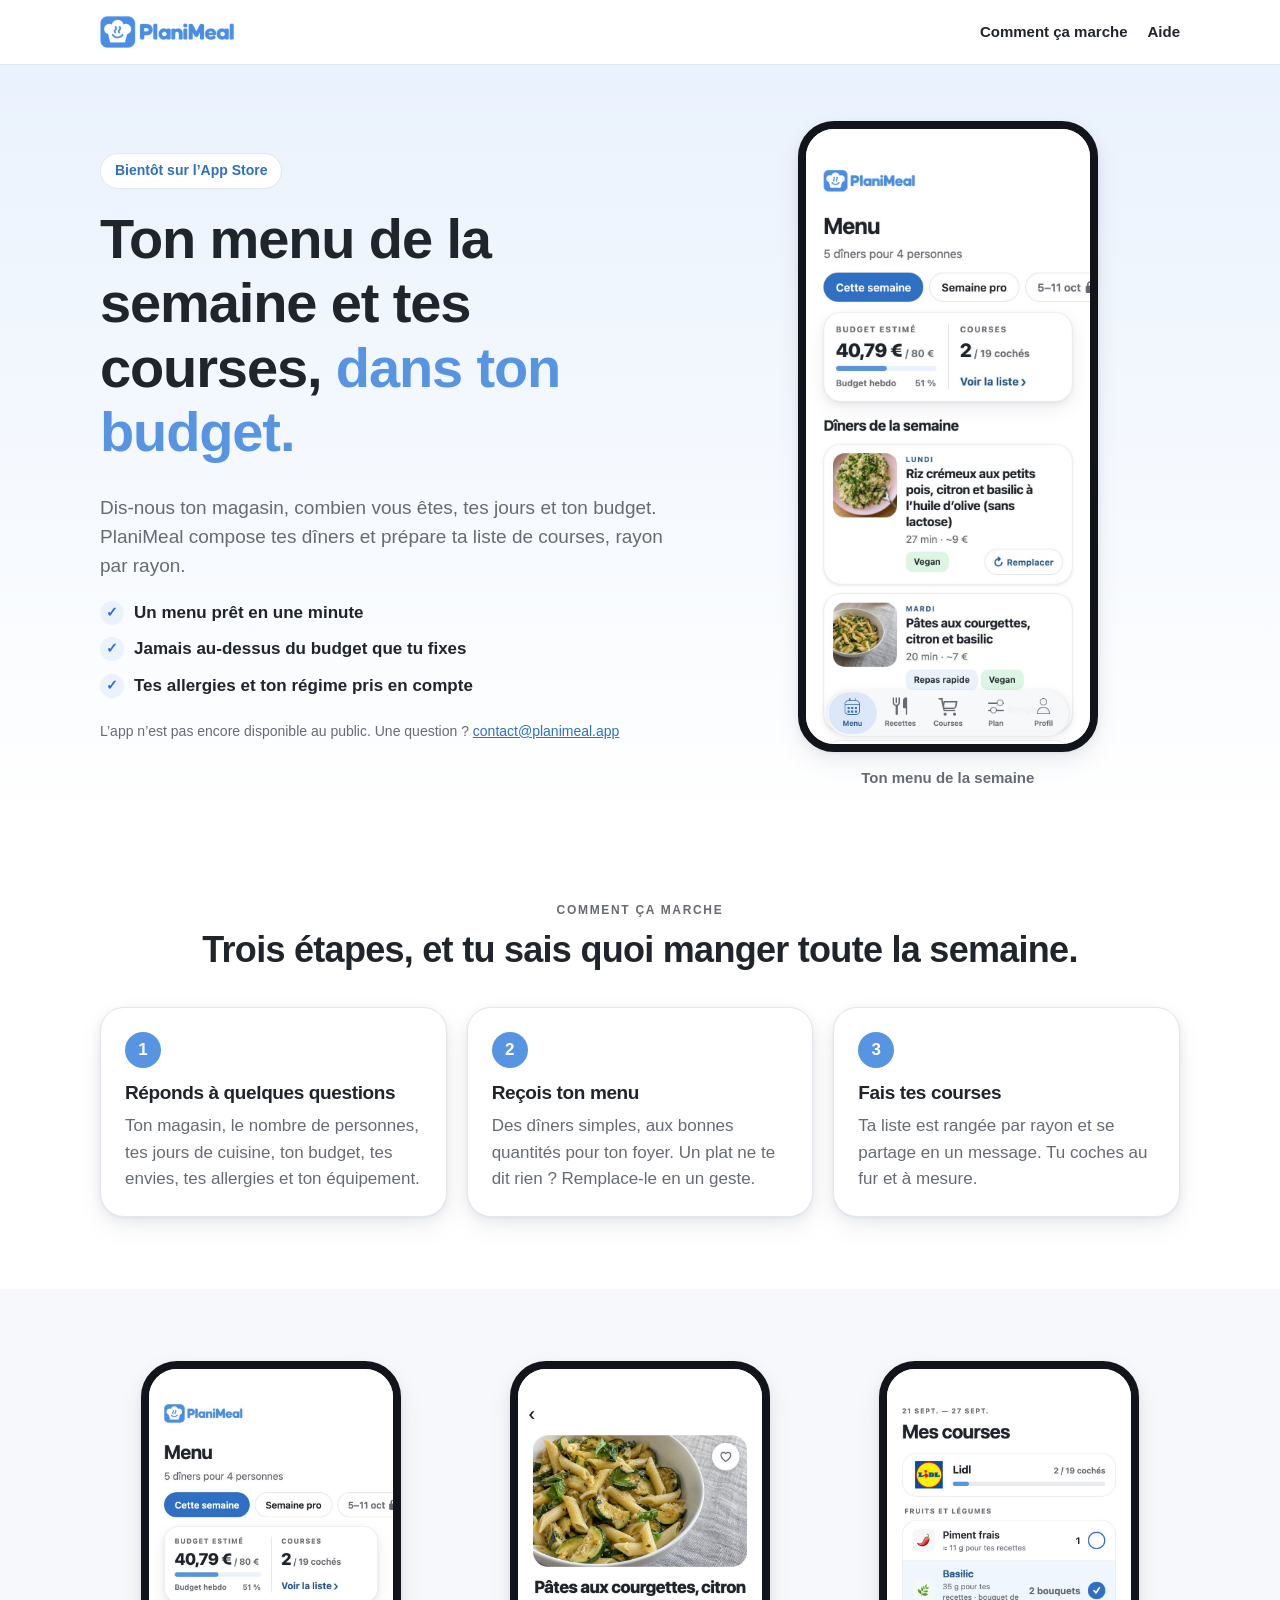
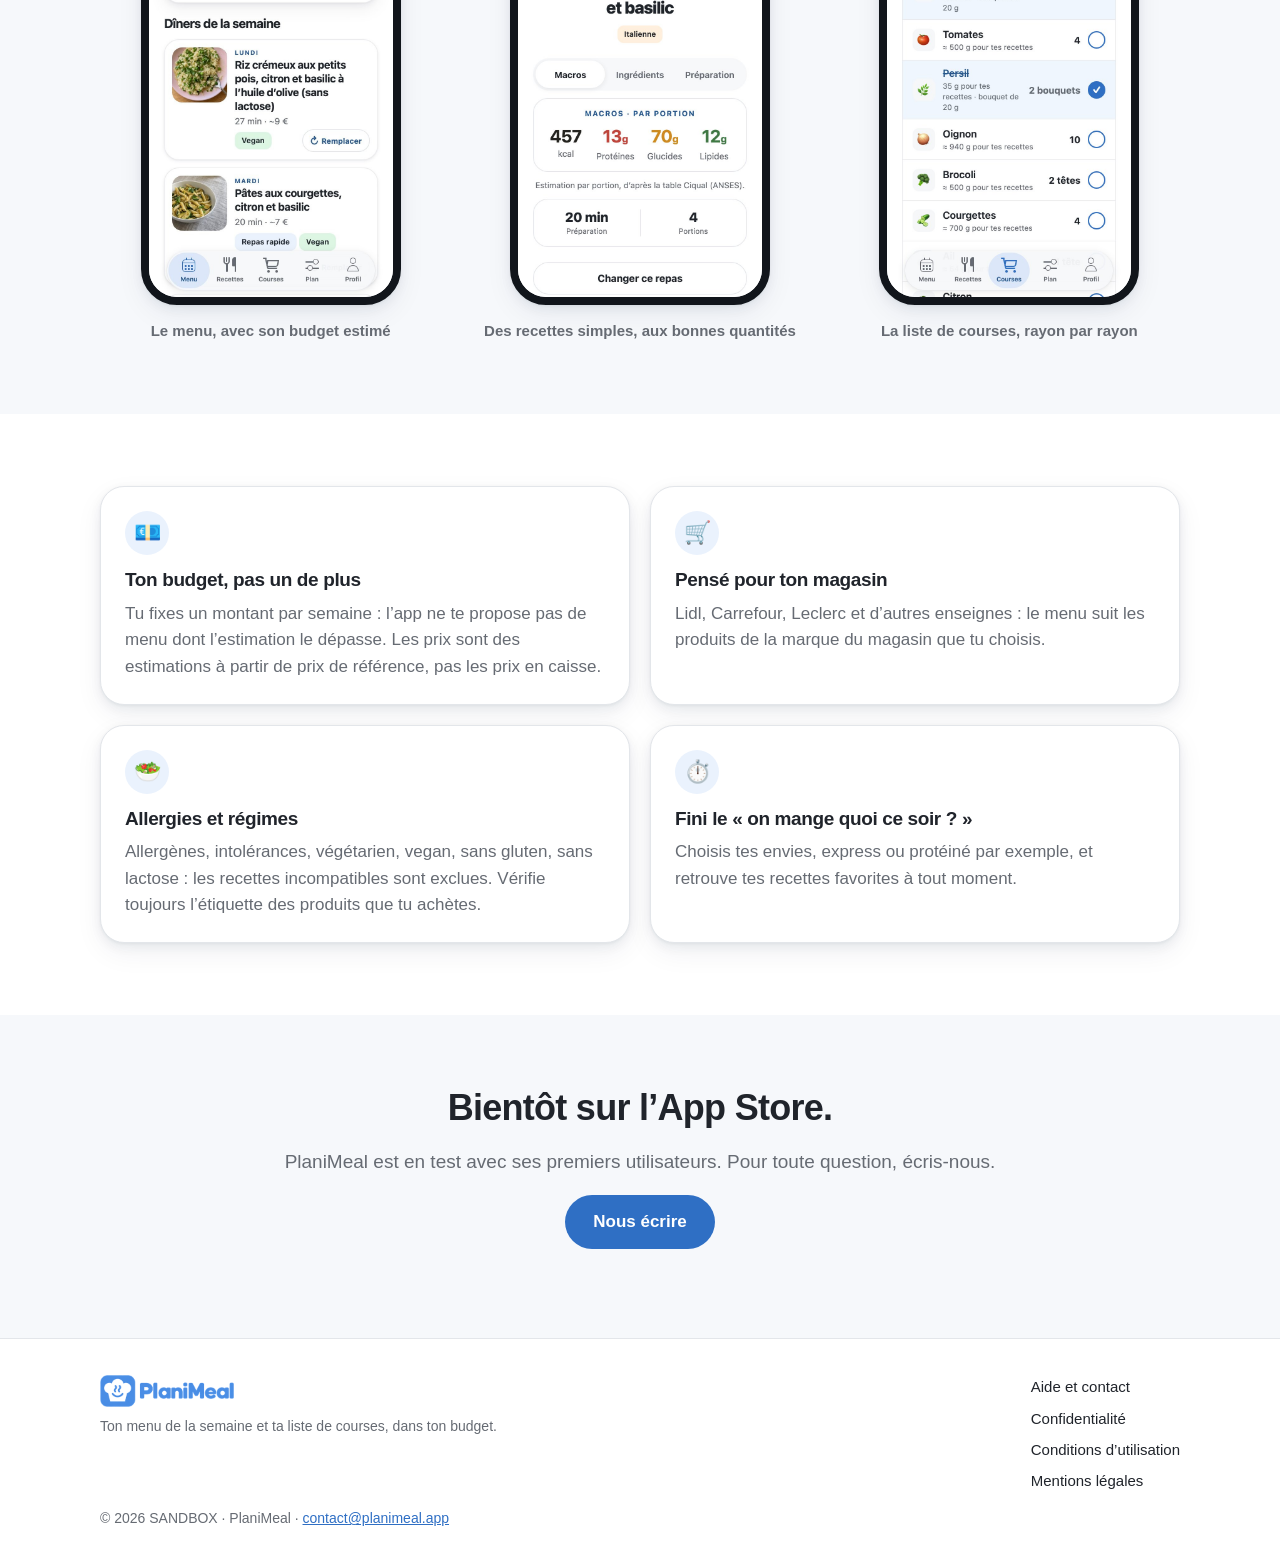
<file: index.html>
<!doctype html>
<html lang="fr">
<head>
<meta charset="utf-8">
<meta name="viewport" content="width=device-width, initial-scale=1">
<title>PlaniMeal · Ton menu de la semaine et tes courses, dans ton budget</title>
<meta name="description" content="PlaniMeal prépare tes dîners de la semaine et ta liste de courses selon ton magasin, ton foyer, tes allergies et ton budget. Bientôt sur l’App Store.">
<link rel="canonical" href="https://planimeal.app/">
<meta property="og:title" content="PlaniMeal · Ton menu de la semaine et tes courses, dans ton budget">
<meta property="og:description" content="PlaniMeal prépare tes dîners de la semaine et ta liste de courses selon ton magasin, ton foyer, tes allergies et ton budget. Bientôt sur l’App Store.">
<meta property="og:type" content="website">
<meta property="og:url" content="https://planimeal.app/">
<meta property="og:image" content="https://planimeal.app/images/menu.jpg">
<meta name="theme-color" content="#5794E2">
<link rel="icon" href="/favicon.png" type="image/png">
<link rel="apple-touch-icon" href="/apple-touch-icon.png">
<link rel="stylesheet" href="/styles.css">
</head>
<body>
<header class="top"><div class="container top-bar"><a class="brand" href="/" aria-label="PlaniMeal, accueil"><img src="/logo.png" alt="PlaniMeal" width="134" height="32"></a><nav class="top-nav" aria-label="Navigation principale"><a href="/#fonctionnement">Comment ça marche</a><a href="/support/">Aide</a></nav></div></header>
<main class="">

<section class="hero"><div class="container hero-grid">
  <div class="hero-copy">
    <p class="pill">Bientôt sur l’App Store</p>
    <h1>Ton menu de la semaine et tes courses, <span class="accent">dans ton budget.</span></h1>
    <p class="lead">Dis-nous ton magasin, combien vous êtes, tes jours et ton budget. PlaniMeal compose tes dîners et prépare ta liste de courses, rayon par rayon.</p>
    <ul class="checks">
      <li>Un menu prêt en une minute</li>
      <li>Jamais au-dessus du budget que tu fixes</li>
      <li>Tes allergies et ton régime pris en compte</li>
    </ul>
    <p class="muted small">L’app n’est pas encore disponible au public. Une question ? <a href="mailto:contact@planimeal.app">contact@planimeal.app</a></p>
  </div>
  <div class="hero-visual"><figure class="phone"><img src="/images/menu.jpg" alt="Écran Menu de PlaniMeal : budget estimé, courses cochées et dîners de la semaine" width="390" height="844" loading="lazy"><figcaption>Ton menu de la semaine</figcaption></figure></div>
</div></section>

<section id="fonctionnement" class="section"><div class="container">
  <p class="eyebrow center">Comment ça marche</p>
  <h2 class="center">Trois étapes, et tu sais quoi manger toute la semaine.</h2>
  <ol class="steps">
    <li><span class="step-number">1</span><h3>Réponds à quelques questions</h3><p>Ton magasin, le nombre de personnes, tes jours de cuisine, ton budget, tes envies, tes allergies et ton équipement.</p></li>
    <li><span class="step-number">2</span><h3>Reçois ton menu</h3><p>Des dîners simples, aux bonnes quantités pour ton foyer. Un plat ne te dit rien ? Remplace-le en un geste.</p></li>
    <li><span class="step-number">3</span><h3>Fais tes courses</h3><p>Ta liste est rangée par rayon et se partage en un message. Tu coches au fur et à mesure.</p></li>
  </ol>
</div></section>

<section class="section soft"><div class="container">
  <div class="phones">
    <figure class="phone"><img src="/images/menu.jpg" alt="Écran Menu : dîners de la semaine avec budget estimé" width="390" height="844" loading="lazy"><figcaption>Le menu, avec son budget estimé</figcaption></figure>
    <figure class="phone"><img src="/images/recette.jpg" alt="Fiche recette PlaniMeal avec ingrédients et étapes" width="390" height="844" loading="lazy"><figcaption>Des recettes simples, aux bonnes quantités</figcaption></figure>
    <figure class="phone"><img src="/images/courses.jpg" alt="Liste de courses PlaniMeal rangée par rayon" width="390" height="844" loading="lazy"><figcaption>La liste de courses, rayon par rayon</figcaption></figure>
  </div>
</div></section>

<section class="section"><div class="container features">
  <article class="card"><span class="icon" aria-hidden="true">💶</span><h3>Ton budget, pas un de plus</h3><p>Tu fixes un montant par semaine : l’app ne te propose pas de menu dont l’estimation le dépasse. Les prix sont des estimations à partir de prix de référence, pas les prix en caisse.</p></article>
  <article class="card"><span class="icon" aria-hidden="true">🛒</span><h3>Pensé pour ton magasin</h3><p>Lidl, Carrefour, Leclerc et d’autres enseignes : le menu suit les produits de la marque du magasin que tu choisis.</p></article>
  <article class="card"><span class="icon" aria-hidden="true">🥗</span><h3>Allergies et régimes</h3><p>Allergènes, intolérances, végétarien, vegan, sans gluten, sans lactose : les recettes incompatibles sont exclues. Vérifie toujours l’étiquette des produits que tu achètes.</p></article>
  <article class="card"><span class="icon" aria-hidden="true">⏱️</span><h3>Fini le « on mange quoi ce soir ? »</h3><p>Choisis tes envies, express ou protéiné par exemple, et retrouve tes recettes favorites à tout moment.</p></article>
</div></section>

<section class="section soft"><div class="container narrow center">
  <h2>Bientôt sur l’App Store.</h2>
  <p class="lead">PlaniMeal est en test avec ses premiers utilisateurs. Pour toute question, écris-nous.</p>
  <p><a class="button" href="mailto:contact@planimeal.app">Nous écrire</a></p>
</div></section>

</main>
<footer class="footer"><div class="container footer-grid">
  <div><a class="brand" href="/" aria-label="PlaniMeal, accueil"><img src="/logo.png" alt="PlaniMeal" width="134" height="32"></a><p class="muted small">Ton menu de la semaine et ta liste de courses, dans ton budget.</p></div>
  <nav aria-label="Informations" class="footer-links">
    <a href="/support/">Aide et contact</a>
    <a href="/confidentialite/">Confidentialité</a>
    <a href="/conditions/">Conditions d’utilisation</a>
    <a href="/mentions-legales/">Mentions légales</a>
  </nav>
  <p class="muted small footer-copy">© 2026 SANDBOX · PlaniMeal · <a href="mailto:contact@planimeal.app">contact@planimeal.app</a></p>
</div></footer>
</body>
</html>
</file>
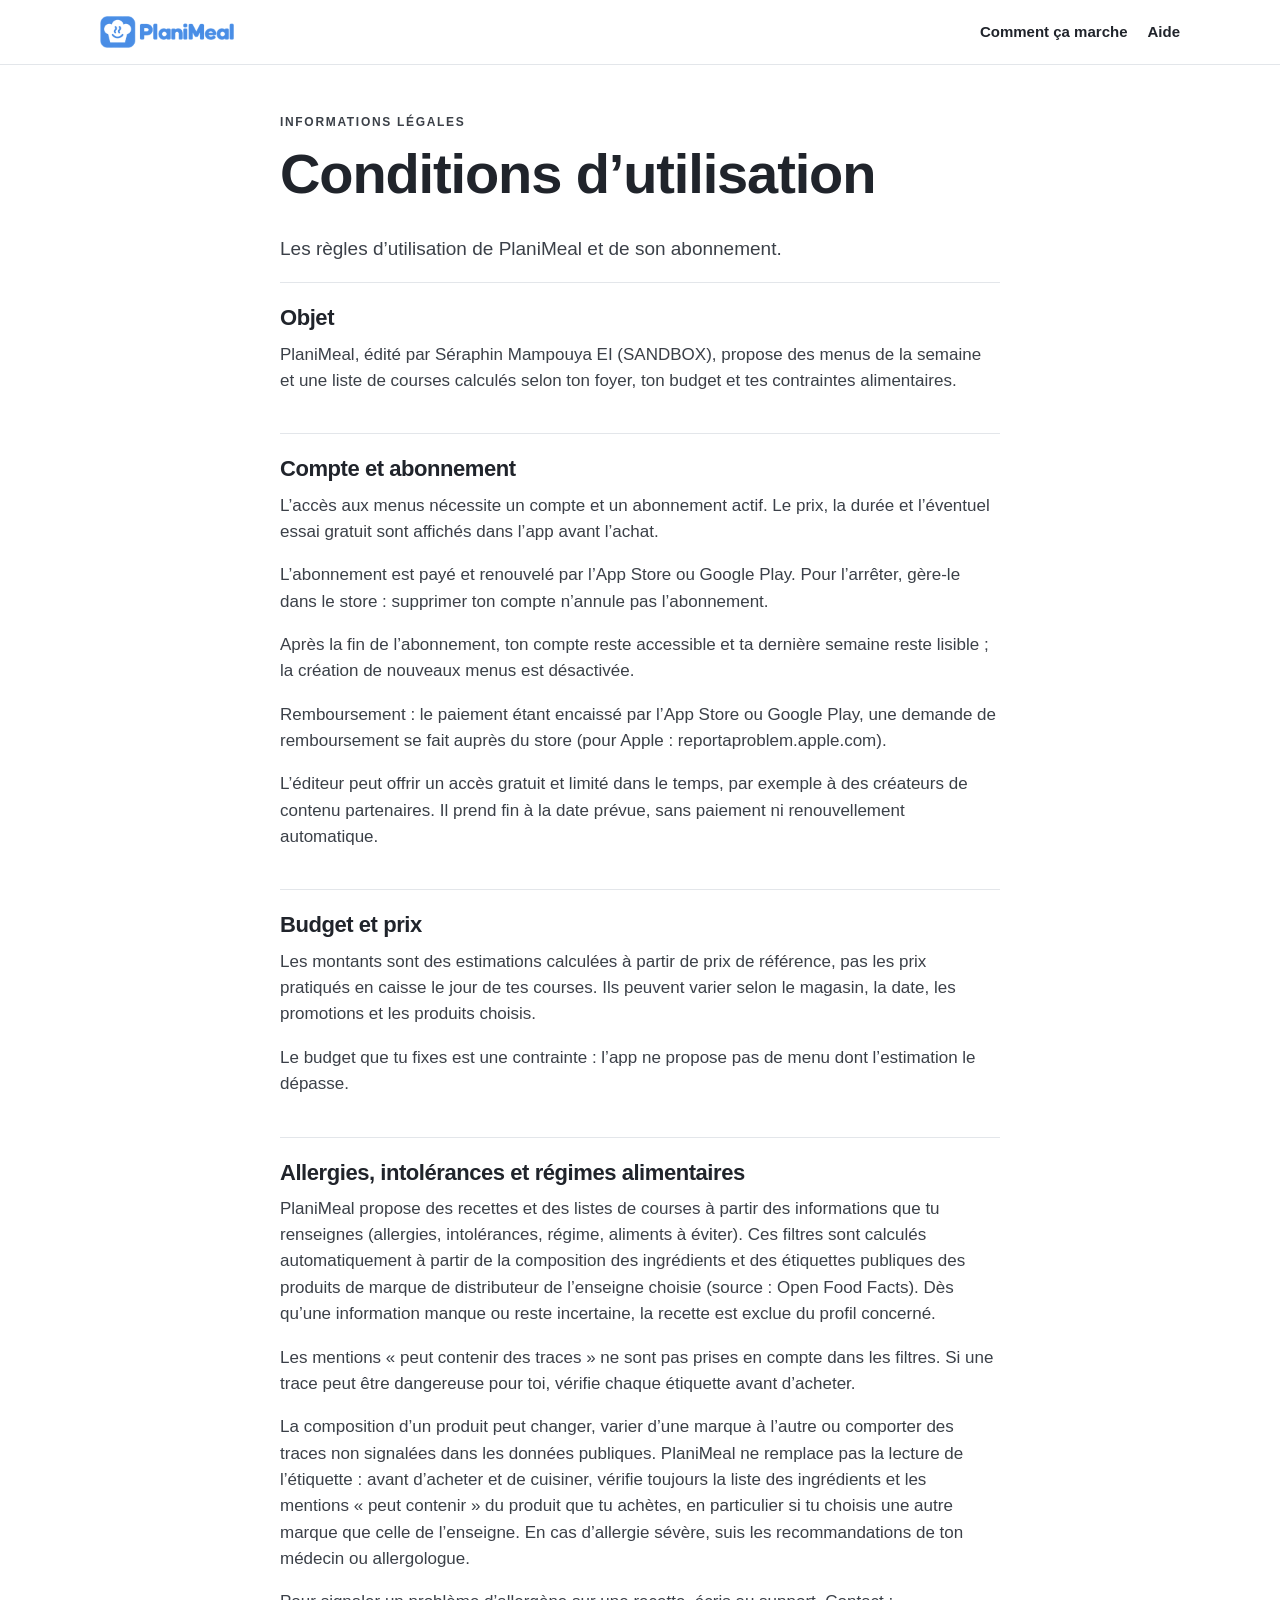
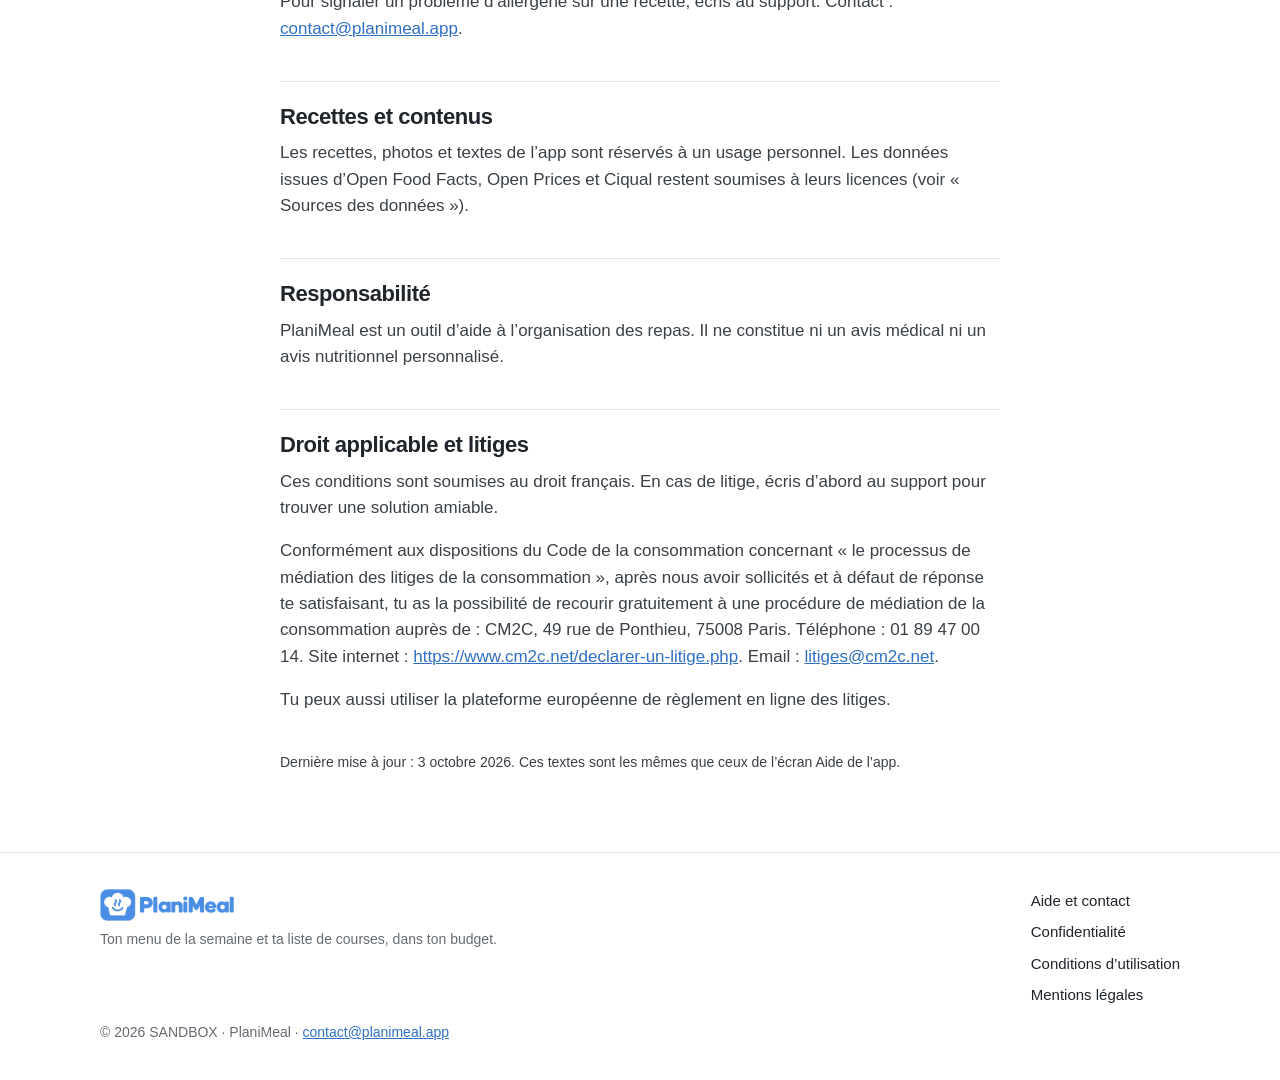
<file: conditions/index.html>
<!doctype html>
<html lang="fr">
<head>
<meta charset="utf-8">
<meta name="viewport" content="width=device-width, initial-scale=1">
<title>Conditions d’utilisation · PlaniMeal</title>
<meta name="description" content="Conditions d’utilisation de PlaniMeal.">
<link rel="canonical" href="https://planimeal.app/conditions/">
<meta property="og:title" content="Conditions d’utilisation · PlaniMeal">
<meta property="og:description" content="Conditions d’utilisation de PlaniMeal.">
<meta property="og:type" content="website">
<meta property="og:url" content="https://planimeal.app/conditions/">
<meta property="og:image" content="https://planimeal.app/images/menu.jpg">
<meta name="theme-color" content="#5794E2">
<link rel="icon" href="/favicon.png" type="image/png">
<link rel="apple-touch-icon" href="/apple-touch-icon.png">
<link rel="stylesheet" href="/styles.css">
</head>
<body>
<header class="top"><div class="container top-bar"><a class="brand" href="/" aria-label="PlaniMeal, accueil"><img src="/logo.png" alt="PlaniMeal" width="134" height="32"></a><nav class="top-nav" aria-label="Navigation principale"><a href="/#fonctionnement">Comment ça marche</a><a href="/support/">Aide</a></nav></div></header>
<main class="container narrow">
<article class="legal">
  <p class="eyebrow">Informations légales</p>
  <h1>Conditions d’utilisation</h1>
  <p class="lead">Les règles d’utilisation de PlaniMeal et de son abonnement.</p>
  <section><h2>Objet</h2><p>PlaniMeal, édité par Séraphin Mampouya EI (SANDBOX), propose des menus de la semaine et une liste de courses calculés selon ton foyer, ton budget et tes contraintes alimentaires.</p></section>
  <section><h2>Compte et abonnement</h2><p>L’accès aux menus nécessite un compte et un abonnement actif. Le prix, la durée et l’éventuel essai gratuit sont affichés dans l’app avant l’achat.</p><p>L’abonnement est payé et renouvelé par l’App Store ou Google Play. Pour l’arrêter, gère-le dans le store : supprimer ton compte n’annule pas l’abonnement.</p><p>Après la fin de l’abonnement, ton compte reste accessible et ta dernière semaine reste lisible ; la création de nouveaux menus est désactivée.</p><p>Remboursement : le paiement étant encaissé par l’App Store ou Google Play, une demande de remboursement se fait auprès du store (pour Apple : reportaproblem.apple.com).</p><p>L’éditeur peut offrir un accès gratuit et limité dans le temps, par exemple à des créateurs de contenu partenaires. Il prend fin à la date prévue, sans paiement ni renouvellement automatique.</p></section>
  <section><h2>Budget et prix</h2><p>Les montants sont des estimations calculées à partir de prix de référence, pas les prix pratiqués en caisse le jour de tes courses. Ils peuvent varier selon le magasin, la date, les promotions et les produits choisis.</p><p>Le budget que tu fixes est une contrainte : l’app ne propose pas de menu dont l’estimation le dépasse.</p></section>
  <section><h2>Allergies, intolérances et régimes alimentaires</h2><p>PlaniMeal propose des recettes et des listes de courses à partir des informations que tu renseignes (allergies, intolérances, régime, aliments à éviter). Ces filtres sont calculés automatiquement à partir de la composition des ingrédients et des étiquettes publiques des produits de marque de distributeur de l’enseigne choisie (source : Open Food Facts). Dès qu’une information manque ou reste incertaine, la recette est exclue du profil concerné.</p><p>Les mentions « peut contenir des traces » ne sont pas prises en compte dans les filtres. Si une trace peut être dangereuse pour toi, vérifie chaque étiquette avant d’acheter.</p><p>La composition d’un produit peut changer, varier d’une marque à l’autre ou comporter des traces non signalées dans les données publiques. PlaniMeal ne remplace pas la lecture de l’étiquette : avant d’acheter et de cuisiner, vérifie toujours la liste des ingrédients et les mentions « peut contenir » du produit que tu achètes, en particulier si tu choisis une autre marque que celle de l’enseigne. En cas d’allergie sévère, suis les recommandations de ton médecin ou allergologue.</p><p>Pour signaler un problème d’allergène sur une recette, écris au support. Contact : <a href="mailto:contact@planimeal.app">contact@planimeal.app</a>.</p></section>
  <section><h2>Recettes et contenus</h2><p>Les recettes, photos et textes de l’app sont réservés à un usage personnel. Les données issues d’Open Food Facts, Open Prices et Ciqual restent soumises à leurs licences (voir « Sources des données »).</p></section>
  <section><h2>Responsabilité</h2><p>PlaniMeal est un outil d’aide à l’organisation des repas. Il ne constitue ni un avis médical ni un avis nutritionnel personnalisé.</p></section>
  <section><h2>Droit applicable et litiges</h2><p>Ces conditions sont soumises au droit français. En cas de litige, écris d’abord au support pour trouver une solution amiable.</p><p>Conformément aux dispositions du Code de la consommation concernant « le processus de médiation des litiges de la consommation », après nous avoir sollicités et à défaut de réponse te satisfaisant, tu as la possibilité de recourir gratuitement à une procédure de médiation de la consommation auprès de : CM2C, 49 rue de Ponthieu, 75008 Paris. Téléphone : 01 89 47 00 14. Site internet : <a href="https://www.cm2c.net/declarer-un-litige.php">https://www.cm2c.net/declarer-un-litige.php</a>. Email : <a href="mailto:litiges@cm2c.net">litiges@cm2c.net</a>.</p><p>Tu peux aussi utiliser la plateforme européenne de règlement en ligne des litiges.</p></section>
  
  <p class="muted small">Dernière mise à jour : 3 octobre 2026. Ces textes sont les mêmes que ceux de l’écran Aide de l’app.</p>
</article>
</main>
<footer class="footer"><div class="container footer-grid">
  <div><a class="brand" href="/" aria-label="PlaniMeal, accueil"><img src="/logo.png" alt="PlaniMeal" width="134" height="32"></a><p class="muted small">Ton menu de la semaine et ta liste de courses, dans ton budget.</p></div>
  <nav aria-label="Informations" class="footer-links">
    <a href="/support/">Aide et contact</a>
    <a href="/confidentialite/">Confidentialité</a>
    <a href="/conditions/">Conditions d’utilisation</a>
    <a href="/mentions-legales/">Mentions légales</a>
  </nav>
  <p class="muted small footer-copy">© 2026 SANDBOX · PlaniMeal · <a href="mailto:contact@planimeal.app">contact@planimeal.app</a></p>
</div></footer>
</body>
</html>
</file>
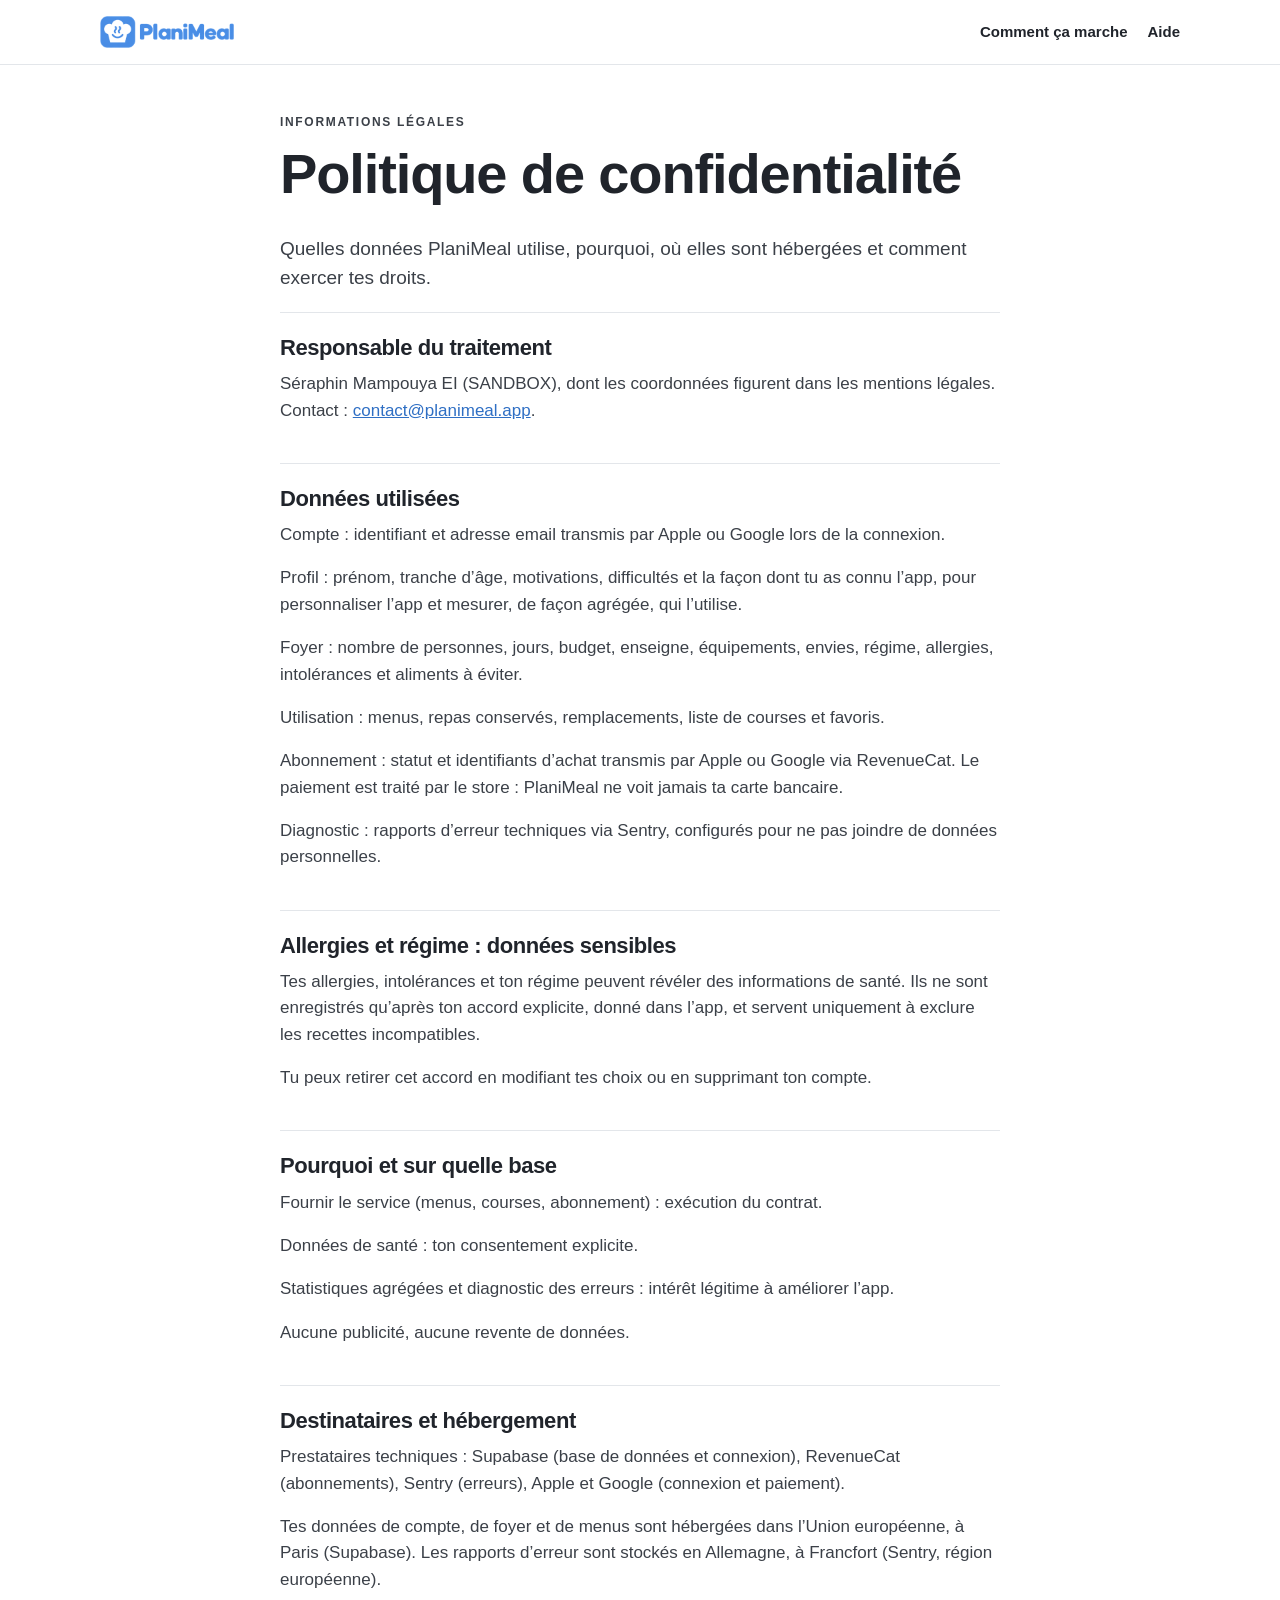
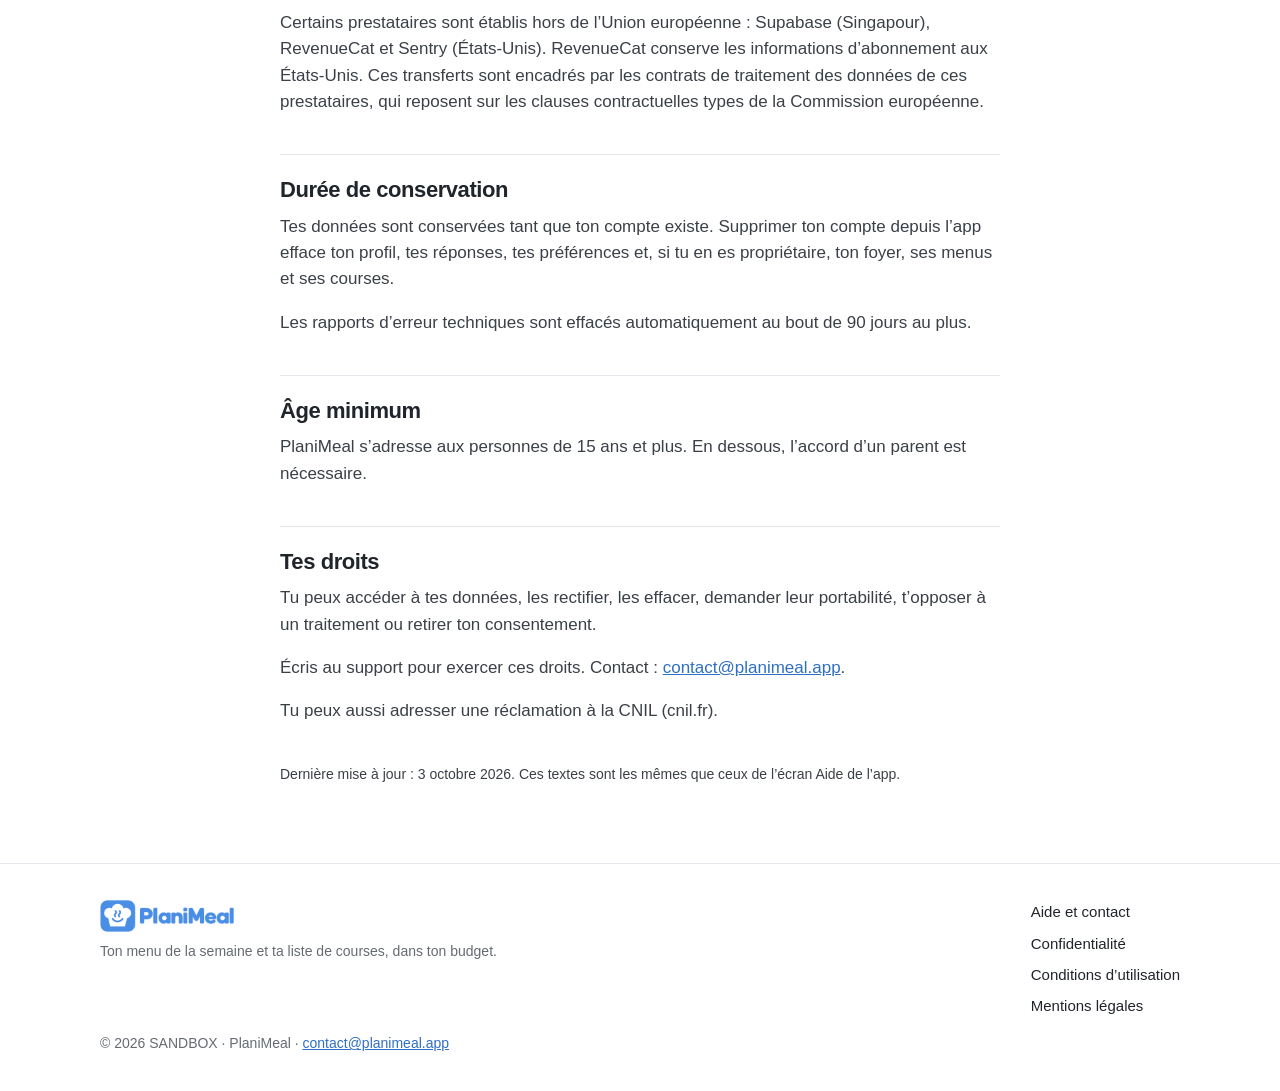
<file: confidentialite/index.html>
<!doctype html>
<html lang="fr">
<head>
<meta charset="utf-8">
<meta name="viewport" content="width=device-width, initial-scale=1">
<title>Politique de confidentialité · PlaniMeal</title>
<meta name="description" content="Politique de confidentialité de PlaniMeal.">
<link rel="canonical" href="https://planimeal.app/confidentialite/">
<meta property="og:title" content="Politique de confidentialité · PlaniMeal">
<meta property="og:description" content="Politique de confidentialité de PlaniMeal.">
<meta property="og:type" content="website">
<meta property="og:url" content="https://planimeal.app/confidentialite/">
<meta property="og:image" content="https://planimeal.app/images/menu.jpg">
<meta name="theme-color" content="#5794E2">
<link rel="icon" href="/favicon.png" type="image/png">
<link rel="apple-touch-icon" href="/apple-touch-icon.png">
<link rel="stylesheet" href="/styles.css">
</head>
<body>
<header class="top"><div class="container top-bar"><a class="brand" href="/" aria-label="PlaniMeal, accueil"><img src="/logo.png" alt="PlaniMeal" width="134" height="32"></a><nav class="top-nav" aria-label="Navigation principale"><a href="/#fonctionnement">Comment ça marche</a><a href="/support/">Aide</a></nav></div></header>
<main class="container narrow">
<article class="legal">
  <p class="eyebrow">Informations légales</p>
  <h1>Politique de confidentialité</h1>
  <p class="lead">Quelles données PlaniMeal utilise, pourquoi, où elles sont hébergées et comment exercer tes droits.</p>
  <section><h2>Responsable du traitement</h2><p>Séraphin Mampouya EI (SANDBOX), dont les coordonnées figurent dans les mentions légales. Contact : <a href="mailto:contact@planimeal.app">contact@planimeal.app</a>.</p></section>
  <section><h2>Données utilisées</h2><p>Compte : identifiant et adresse email transmis par Apple ou Google lors de la connexion.</p><p>Profil : prénom, tranche d’âge, motivations, difficultés et la façon dont tu as connu l’app, pour personnaliser l’app et mesurer, de façon agrégée, qui l’utilise.</p><p>Foyer : nombre de personnes, jours, budget, enseigne, équipements, envies, régime, allergies, intolérances et aliments à éviter.</p><p>Utilisation : menus, repas conservés, remplacements, liste de courses et favoris.</p><p>Abonnement : statut et identifiants d’achat transmis par Apple ou Google via RevenueCat. Le paiement est traité par le store : PlaniMeal ne voit jamais ta carte bancaire.</p><p>Diagnostic : rapports d’erreur techniques via Sentry, configurés pour ne pas joindre de données personnelles.</p></section>
  <section><h2>Allergies et régime : données sensibles</h2><p>Tes allergies, intolérances et ton régime peuvent révéler des informations de santé. Ils ne sont enregistrés qu’après ton accord explicite, donné dans l’app, et servent uniquement à exclure les recettes incompatibles.</p><p>Tu peux retirer cet accord en modifiant tes choix ou en supprimant ton compte.</p></section>
  <section><h2>Pourquoi et sur quelle base</h2><p>Fournir le service (menus, courses, abonnement) : exécution du contrat.</p><p>Données de santé : ton consentement explicite.</p><p>Statistiques agrégées et diagnostic des erreurs : intérêt légitime à améliorer l’app.</p><p>Aucune publicité, aucune revente de données.</p></section>
  <section><h2>Destinataires et hébergement</h2><p>Prestataires techniques : Supabase (base de données et connexion), RevenueCat (abonnements), Sentry (erreurs), Apple et Google (connexion et paiement).</p><p>Tes données de compte, de foyer et de menus sont hébergées dans l’Union européenne, à Paris (Supabase). Les rapports d’erreur sont stockés en Allemagne, à Francfort (Sentry, région européenne).</p><p>Certains prestataires sont établis hors de l’Union européenne : Supabase (Singapour), RevenueCat et Sentry (États-Unis). RevenueCat conserve les informations d’abonnement aux États-Unis. Ces transferts sont encadrés par les contrats de traitement des données de ces prestataires, qui reposent sur les clauses contractuelles types de la Commission européenne.</p></section>
  <section><h2>Durée de conservation</h2><p>Tes données sont conservées tant que ton compte existe. Supprimer ton compte depuis l’app efface ton profil, tes réponses, tes préférences et, si tu en es propriétaire, ton foyer, ses menus et ses courses.</p><p>Les rapports d’erreur techniques sont effacés automatiquement au bout de 90 jours au plus.</p></section>
  <section><h2>Âge minimum</h2><p>PlaniMeal s’adresse aux personnes de 15 ans et plus. En dessous, l’accord d’un parent est nécessaire.</p></section>
  <section><h2>Tes droits</h2><p>Tu peux accéder à tes données, les rectifier, les effacer, demander leur portabilité, t’opposer à un traitement ou retirer ton consentement.</p><p>Écris au support pour exercer ces droits. Contact : <a href="mailto:contact@planimeal.app">contact@planimeal.app</a>.</p><p>Tu peux aussi adresser une réclamation à la CNIL (cnil.fr).</p></section>
  
  <p class="muted small">Dernière mise à jour : 3 octobre 2026. Ces textes sont les mêmes que ceux de l’écran Aide de l’app.</p>
</article>
</main>
<footer class="footer"><div class="container footer-grid">
  <div><a class="brand" href="/" aria-label="PlaniMeal, accueil"><img src="/logo.png" alt="PlaniMeal" width="134" height="32"></a><p class="muted small">Ton menu de la semaine et ta liste de courses, dans ton budget.</p></div>
  <nav aria-label="Informations" class="footer-links">
    <a href="/support/">Aide et contact</a>
    <a href="/confidentialite/">Confidentialité</a>
    <a href="/conditions/">Conditions d’utilisation</a>
    <a href="/mentions-legales/">Mentions légales</a>
  </nav>
  <p class="muted small footer-copy">© 2026 SANDBOX · PlaniMeal · <a href="mailto:contact@planimeal.app">contact@planimeal.app</a></p>
</div></footer>
</body>
</html>
</file>
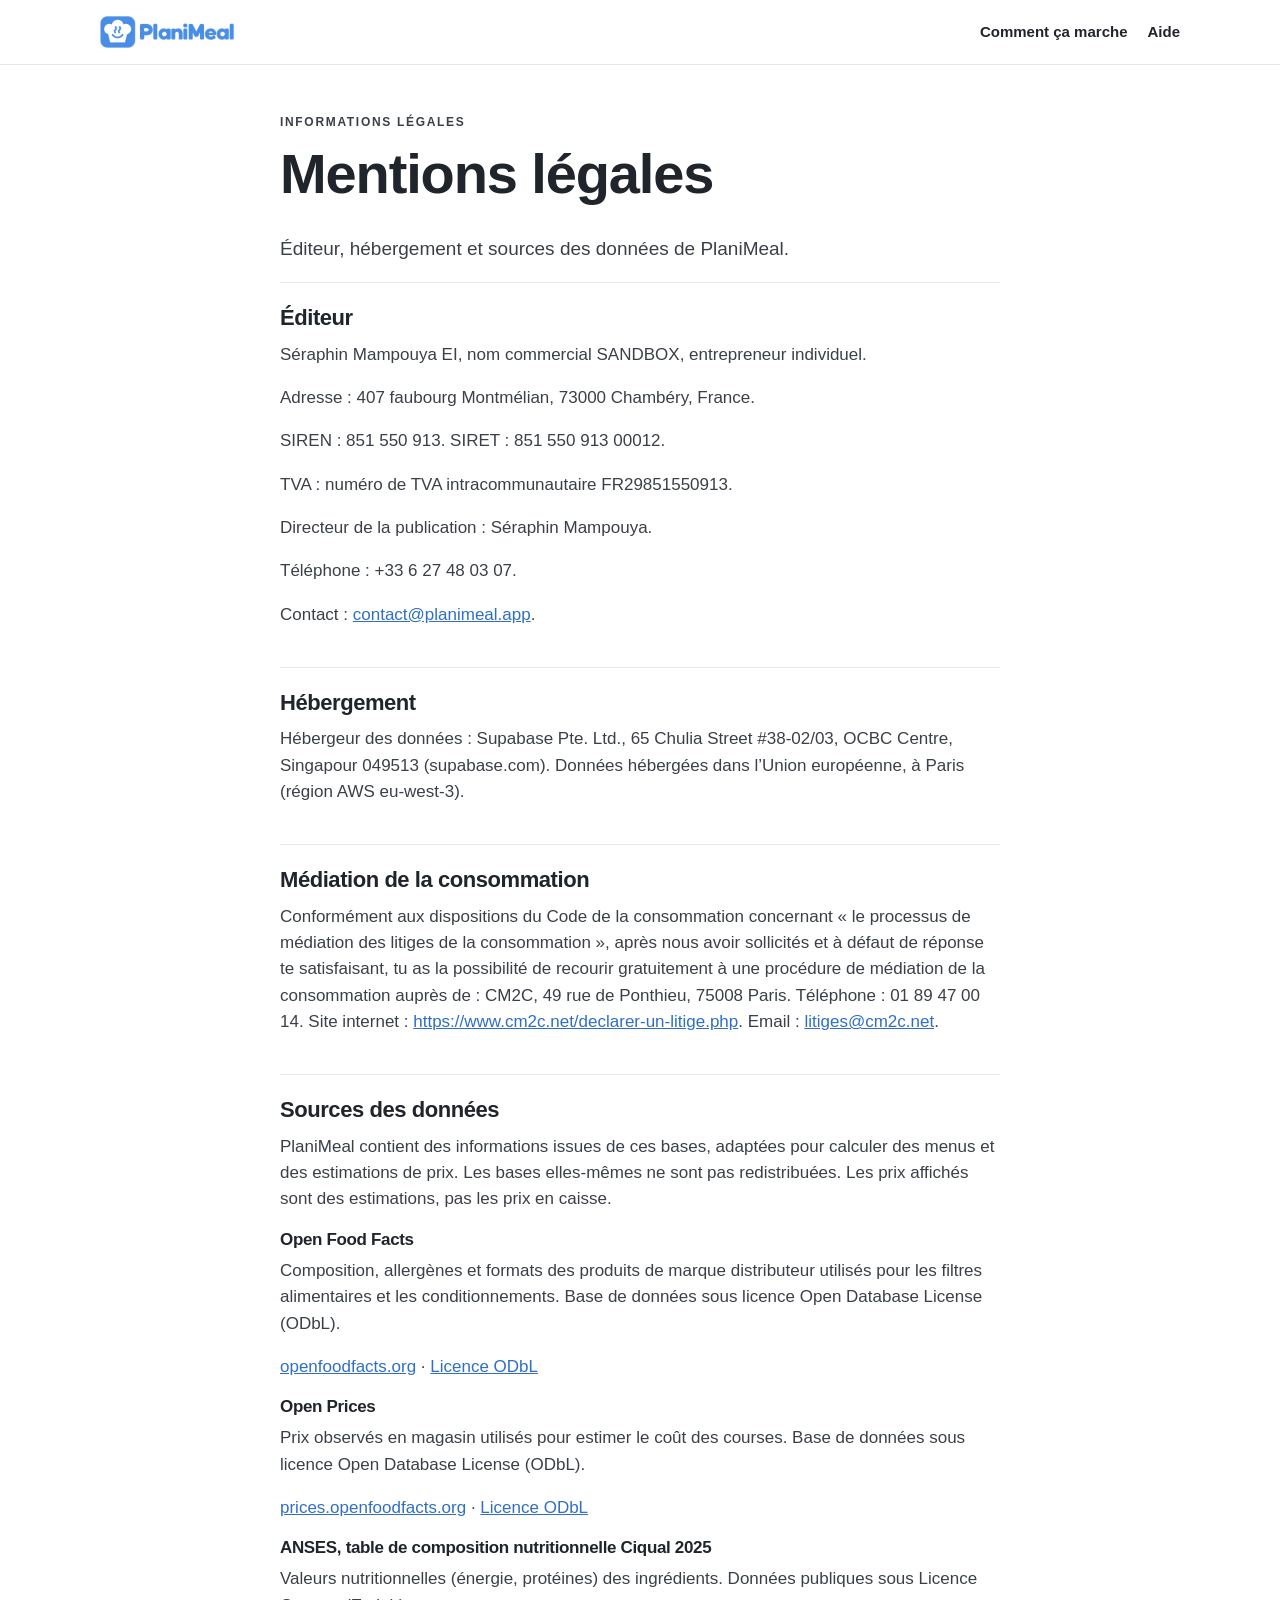
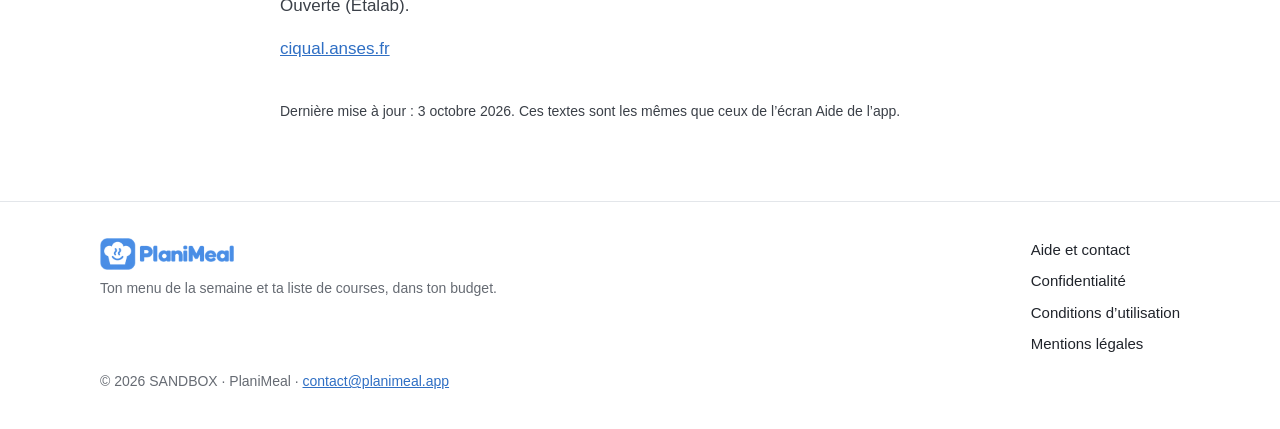
<file: mentions-legales/index.html>
<!doctype html>
<html lang="fr">
<head>
<meta charset="utf-8">
<meta name="viewport" content="width=device-width, initial-scale=1">
<title>Mentions légales · PlaniMeal</title>
<meta name="description" content="Mentions légales de PlaniMeal.">
<meta name="robots" content="noindex, nofollow">
<meta property="og:title" content="Mentions légales · PlaniMeal">
<meta property="og:description" content="Mentions légales de PlaniMeal.">
<meta property="og:type" content="website">
<meta property="og:url" content="https://planimeal.app/mentions-legales/">
<meta property="og:image" content="https://planimeal.app/images/menu.jpg">
<meta name="theme-color" content="#5794E2">
<link rel="icon" href="/favicon.png" type="image/png">
<link rel="apple-touch-icon" href="/apple-touch-icon.png">
<link rel="stylesheet" href="/styles.css">
</head>
<body>
<header class="top"><div class="container top-bar"><a class="brand" href="/" aria-label="PlaniMeal, accueil"><img src="/logo.png" alt="PlaniMeal" width="134" height="32"></a><nav class="top-nav" aria-label="Navigation principale"><a href="/#fonctionnement">Comment ça marche</a><a href="/support/">Aide</a></nav></div></header>
<main class="container narrow">
<article class="legal">
  <p class="eyebrow">Informations légales</p>
  <h1>Mentions légales</h1>
  <p class="lead">Éditeur, hébergement et sources des données de PlaniMeal.</p>
  <section><h2>Éditeur</h2><p>Séraphin Mampouya EI, nom commercial SANDBOX, entrepreneur individuel.</p><p>Adresse : 407 faubourg Montmélian, 73000 Chambéry, France.</p><p>SIREN : 851 550 913. SIRET : 851 550 913 00012.</p><p>TVA : numéro de TVA intracommunautaire FR29851550913.</p><p>Directeur de la publication : Séraphin Mampouya.</p><p>Téléphone : +33 6 27 48 03 07.</p><p>Contact : <a href="mailto:contact@planimeal.app">contact@planimeal.app</a>.</p></section>
  <section><h2>Hébergement</h2><p>Hébergeur des données : Supabase Pte. Ltd., 65 Chulia Street #38-02/03, OCBC Centre, Singapour 049513 (supabase.com). Données hébergées dans l’Union européenne, à Paris (région AWS eu-west-3).</p></section>
  <section><h2>Médiation de la consommation</h2><p>Conformément aux dispositions du Code de la consommation concernant « le processus de médiation des litiges de la consommation », après nous avoir sollicités et à défaut de réponse te satisfaisant, tu as la possibilité de recourir gratuitement à une procédure de médiation de la consommation auprès de : CM2C, 49 rue de Ponthieu, 75008 Paris. Téléphone : 01 89 47 00 14. Site internet : <a href="https://www.cm2c.net/declarer-un-litige.php">https://www.cm2c.net/declarer-un-litige.php</a>. Email : <a href="mailto:litiges@cm2c.net">litiges@cm2c.net</a>.</p></section>
  <section><h2>Sources des données</h2><p>PlaniMeal contient des informations issues de ces bases, adaptées pour calculer des menus et des estimations de prix. Les bases elles-mêmes ne sont pas redistribuées. Les prix affichés sont des estimations, pas les prix en caisse.</p><h3>Open Food Facts</h3><p>Composition, allergènes et formats des produits de marque distributeur utilisés pour les filtres alimentaires et les conditionnements. Base de données sous licence Open Database License (ODbL).</p><p><a href="https://world.openfoodfacts.org">openfoodfacts.org</a> · <a href="https://opendatacommons.org/licenses/odbl/1-0/">Licence ODbL</a></p><h3>Open Prices</h3><p>Prix observés en magasin utilisés pour estimer le coût des courses. Base de données sous licence Open Database License (ODbL).</p><p><a href="https://prices.openfoodfacts.org">prices.openfoodfacts.org</a> · <a href="https://opendatacommons.org/licenses/odbl/1-0/">Licence ODbL</a></p><h3>ANSES, table de composition nutritionnelle Ciqual 2025</h3><p>Valeurs nutritionnelles (énergie, protéines) des ingrédients. Données publiques sous Licence Ouverte (Etalab).</p><p><a href="https://ciqual.anses.fr">ciqual.anses.fr</a></p></section>
  <p class="muted small">Dernière mise à jour : 3 octobre 2026. Ces textes sont les mêmes que ceux de l’écran Aide de l’app.</p>
</article>
</main>
<footer class="footer"><div class="container footer-grid">
  <div><a class="brand" href="/" aria-label="PlaniMeal, accueil"><img src="/logo.png" alt="PlaniMeal" width="134" height="32"></a><p class="muted small">Ton menu de la semaine et ta liste de courses, dans ton budget.</p></div>
  <nav aria-label="Informations" class="footer-links">
    <a href="/support/">Aide et contact</a>
    <a href="/confidentialite/">Confidentialité</a>
    <a href="/conditions/">Conditions d’utilisation</a>
    <a href="/mentions-legales/">Mentions légales</a>
  </nav>
  <p class="muted small footer-copy">© 2026 SANDBOX · PlaniMeal · <a href="mailto:contact@planimeal.app">contact@planimeal.app</a></p>
</div></footer>
</body>
</html>
</file>
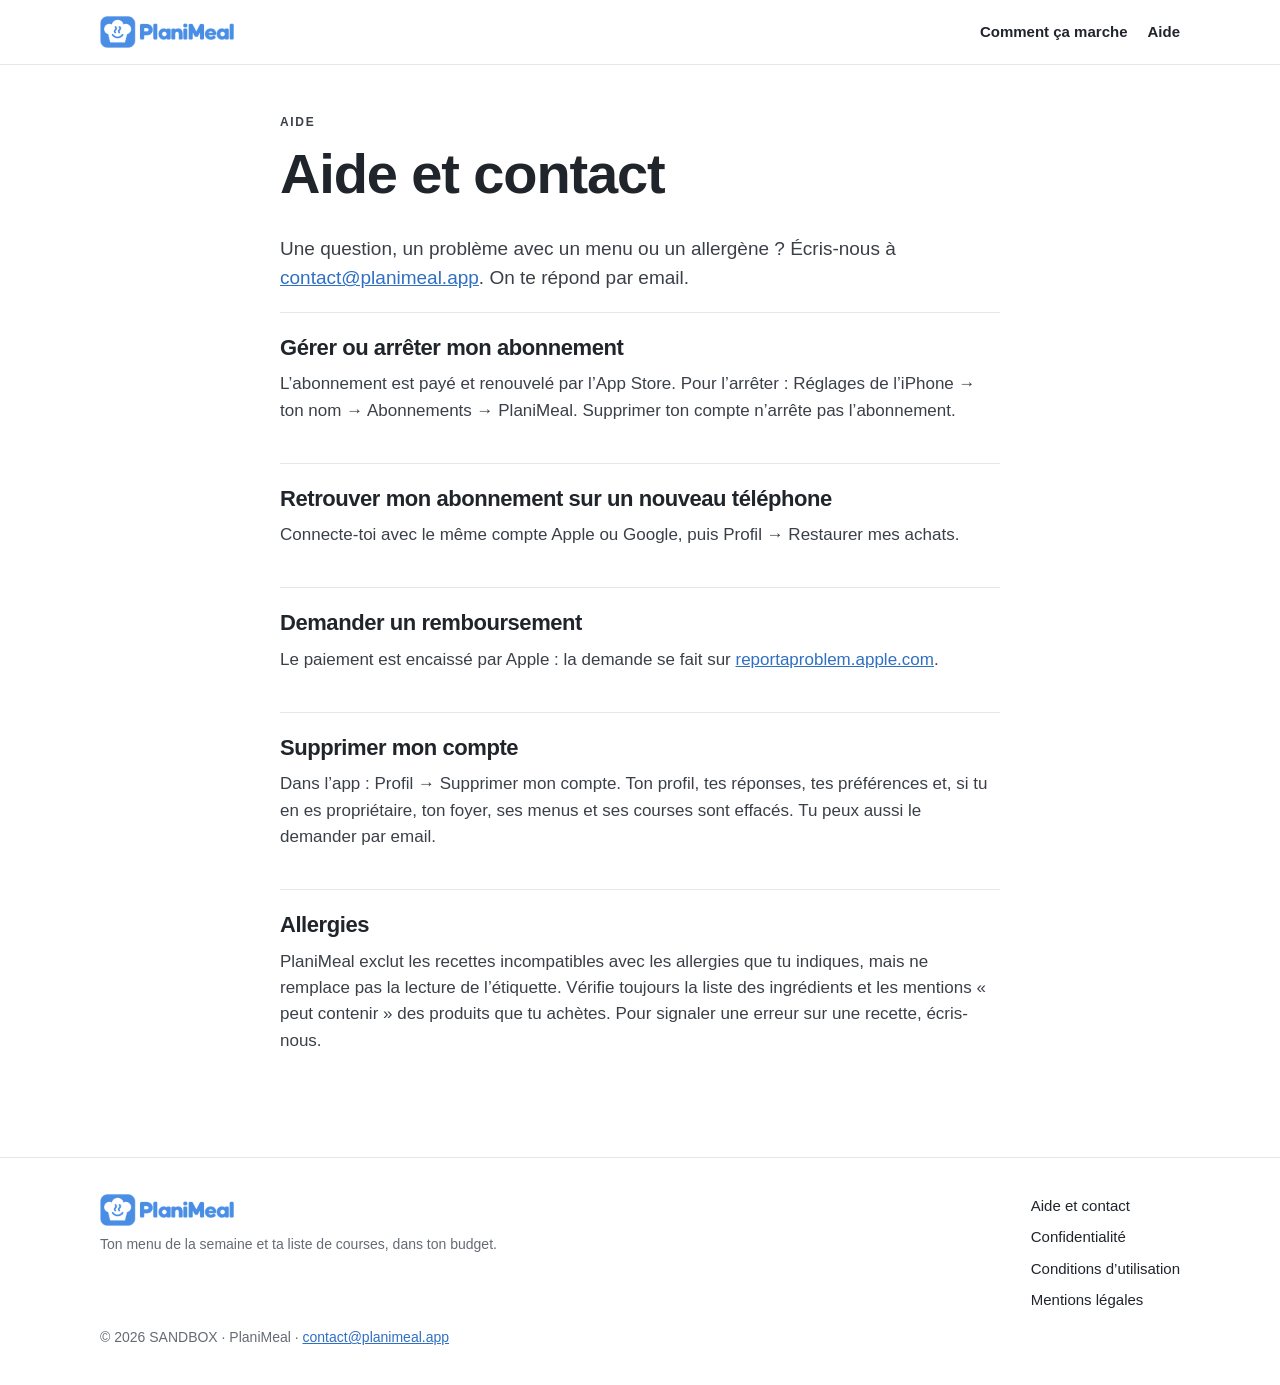
<file: support/index.html>
<!doctype html>
<html lang="fr">
<head>
<meta charset="utf-8">
<meta name="viewport" content="width=device-width, initial-scale=1">
<title>Aide et contact · PlaniMeal</title>
<meta name="description" content="Aide PlaniMeal : contact, abonnement, restauration des achats et suppression du compte.">
<link rel="canonical" href="https://planimeal.app/support/">
<meta property="og:title" content="Aide et contact · PlaniMeal">
<meta property="og:description" content="Aide PlaniMeal : contact, abonnement, restauration des achats et suppression du compte.">
<meta property="og:type" content="website">
<meta property="og:url" content="https://planimeal.app/support/">
<meta property="og:image" content="https://planimeal.app/images/menu.jpg">
<meta name="theme-color" content="#5794E2">
<link rel="icon" href="/favicon.png" type="image/png">
<link rel="apple-touch-icon" href="/apple-touch-icon.png">
<link rel="stylesheet" href="/styles.css">
</head>
<body>
<header class="top"><div class="container top-bar"><a class="brand" href="/" aria-label="PlaniMeal, accueil"><img src="/logo.png" alt="PlaniMeal" width="134" height="32"></a><nav class="top-nav" aria-label="Navigation principale"><a href="/#fonctionnement">Comment ça marche</a><a href="/support/">Aide</a></nav></div></header>
<main class="container narrow">
<article class="legal">
  <p class="eyebrow">Aide</p>
  <h1>Aide et contact</h1>
  <p class="lead">Une question, un problème avec un menu ou un allergène ? Écris-nous à <a href="mailto:contact@planimeal.app">contact@planimeal.app</a>. On te répond par email.</p>
  <section><h2>Gérer ou arrêter mon abonnement</h2><p>L’abonnement est payé et renouvelé par l’App Store. Pour l’arrêter : Réglages de l’iPhone → ton nom → Abonnements → PlaniMeal. Supprimer ton compte n’arrête pas l’abonnement.</p></section>
  <section><h2>Retrouver mon abonnement sur un nouveau téléphone</h2><p>Connecte-toi avec le même compte Apple ou Google, puis Profil → Restaurer mes achats.</p></section>
  <section><h2>Demander un remboursement</h2><p>Le paiement est encaissé par Apple : la demande se fait sur <a href="https://reportaproblem.apple.com">reportaproblem.apple.com</a>.</p></section>
  <section><h2>Supprimer mon compte</h2><p>Dans l’app : Profil → Supprimer mon compte. Ton profil, tes réponses, tes préférences et, si tu en es propriétaire, ton foyer, ses menus et ses courses sont effacés. Tu peux aussi le demander par email.</p></section>
  <section><h2>Allergies</h2><p>PlaniMeal exclut les recettes incompatibles avec les allergies que tu indiques, mais ne remplace pas la lecture de l’étiquette. Vérifie toujours la liste des ingrédients et les mentions « peut contenir » des produits que tu achètes. Pour signaler une erreur sur une recette, écris-nous.</p></section>
</article>
</main>
<footer class="footer"><div class="container footer-grid">
  <div><a class="brand" href="/" aria-label="PlaniMeal, accueil"><img src="/logo.png" alt="PlaniMeal" width="134" height="32"></a><p class="muted small">Ton menu de la semaine et ta liste de courses, dans ton budget.</p></div>
  <nav aria-label="Informations" class="footer-links">
    <a href="/support/">Aide et contact</a>
    <a href="/confidentialite/">Confidentialité</a>
    <a href="/conditions/">Conditions d’utilisation</a>
    <a href="/mentions-legales/">Mentions légales</a>
  </nav>
  <p class="muted small footer-copy">© 2026 SANDBOX · PlaniMeal · <a href="mailto:contact@planimeal.app">contact@planimeal.app</a></p>
</div></footer>
</body>
</html>
</file>
<file: styles.css>
/* Site planimeal.app : mêmes couleurs que l'app (src/ui/tokens.ts). */
:root {
  --ink: #20242B;
  --muted: #666B73;
  --primary: #5794E2;
  --primary-strong: #2F6FC4;
  --blue-soft: #EAF2FD;
  --on-blue: #14243A;
  --line: #E3E6EA;
  --surface: #FFFFFF;
  --surface-soft: #F6F8FB;
  --shadow: 0 1px 3px rgba(25, 39, 61, 0.05), 0 4px 12px rgba(25, 39, 61, 0.06), 0 10px 28px rgba(25, 39, 61, 0.06);
  --radius: 24px;
  color-scheme: light;
}
* { box-sizing: border-box; }
html { -webkit-text-size-adjust: 100%; }
body {
  margin: 0; background: var(--surface); color: var(--ink);
  font-family: -apple-system, BlinkMacSystemFont, "SF Pro Text", "Segoe UI", Roboto, "Helvetica Neue", Arial, sans-serif;
  font-size: 17px; line-height: 1.55;
}
a { color: var(--primary-strong); }
img { max-width: 100%; height: auto; display: block; }
h1, h2, h3 { line-height: 1.15; letter-spacing: -0.02em; margin: 0 0 0.5em; }
h1 { font-size: clamp(34px, 6vw, 56px); font-weight: 800; }
h2 { font-size: clamp(26px, 4vw, 36px); font-weight: 800; }
h3 { font-size: 19px; font-weight: 700; }
p { margin: 0 0 1em; }
.container { width: 100%; max-width: 1120px; margin: 0 auto; padding: 0 20px; }
.narrow { max-width: 760px; }
.center { text-align: center; }
.muted { color: var(--muted); }
.small { font-size: 14px; }
.lead { font-size: 19px; color: var(--muted); }
.eyebrow { font-size: 12px; font-weight: 700; letter-spacing: 0.14em; text-transform: uppercase; color: var(--muted); margin-bottom: 10px; }
.accent { color: var(--primary); }

/* En-tête et logo, comme l'accueil de l'app */
.top { position: sticky; top: 0; z-index: 10; background: rgba(255, 255, 255, 0.92); backdrop-filter: saturate(180%) blur(12px); border-bottom: 1px solid var(--line); }
.top-bar { display: flex; align-items: center; justify-content: space-between; min-height: 64px; }
.top-nav { display: flex; gap: 20px; font-size: 15px; font-weight: 600; }
.top-nav a { color: var(--ink); text-decoration: none; }
.top-nav a:hover { color: var(--primary-strong); }
.brand { display: inline-flex; align-items: center; text-decoration: none; }
.brand img { height: 32px; width: auto; }

/* Accueil */
.hero { padding: 56px 0 40px; background: linear-gradient(180deg, var(--blue-soft) 0%, var(--surface) 100%); }
.hero-grid { display: grid; grid-template-columns: 1.1fr 0.9fr; gap: 48px; align-items: center; }
.pill { display: inline-block; padding: 6px 14px; border-radius: 999px; background: var(--surface); border: 1px solid var(--line); font-size: 14px; font-weight: 700; color: var(--primary-strong); margin-bottom: 18px; }
.checks { list-style: none; padding: 0; margin: 0 0 22px; display: grid; gap: 10px; font-weight: 600; }
.checks li { display: flex; align-items: flex-start; }
.checks li::before { content: "✓"; flex: none; margin-top: 1px; display: inline-flex; align-items: center; justify-content: center; width: 24px; height: 24px; margin-right: 10px; border-radius: 50%; background: var(--blue-soft); color: var(--primary-strong); font-weight: 800; font-size: 14px; }
.hero-visual { display: flex; justify-content: center; }
.phone { margin: 0; text-align: center; }
.phone img { width: 100%; max-width: 300px; margin: 0 auto; border-radius: 36px; border: 8px solid #11151B; box-shadow: var(--shadow); background: #fff; }
.phone figcaption { margin-top: 14px; font-size: 15px; font-weight: 600; color: var(--muted); }
.section { padding: 72px 0; }
.soft { background: var(--surface-soft); }
.steps { list-style: none; padding: 0; margin: 36px 0 0; display: grid; grid-template-columns: repeat(3, 1fr); gap: 20px; }
.steps li, .card { background: var(--surface); border: 1px solid var(--line); border-radius: var(--radius); padding: 24px; box-shadow: var(--shadow); }
.steps p, .card p { color: var(--muted); margin: 0; }
.step-number { display: inline-flex; align-items: center; justify-content: center; width: 36px; height: 36px; border-radius: 50%; background: var(--primary); color: #fff; font-weight: 800; margin-bottom: 14px; }
.phones { display: grid; grid-template-columns: repeat(3, 1fr); gap: 28px; }
.phones .phone img { max-width: 260px; }
.features { display: grid; grid-template-columns: repeat(2, 1fr); gap: 20px; }
.features.three { grid-template-columns: repeat(3, 1fr); margin: 36px 0; }
.icon { display: inline-flex; align-items: center; justify-content: center; width: 44px; height: 44px; border-radius: 50%; background: var(--blue-soft); font-size: 22px; margin-bottom: 14px; }
.button { display: inline-block; padding: 14px 28px; border-radius: 999px; background: var(--primary-strong); color: #fff; font-weight: 700; text-decoration: none; }
.button:hover { background: var(--primary); }
.button.disabled { background: var(--line); color: var(--muted); cursor: default; }

/* Pages de texte */
main.narrow { padding-top: 48px; padding-bottom: 64px; }
.legal section { padding: 22px 0; border-top: 1px solid var(--line); }
.legal h2 { font-size: 22px; }
.legal h3 { font-size: 17px; margin-top: 1em; }
.legal p { color: #3B4048; }

/* Page créateurs */
.creators h1 { margin-top: 8px; }
.video { position: relative; width: 100%; aspect-ratio: 16 / 9; border-radius: var(--radius); overflow: hidden; background: #11151B; margin: 32px 0 12px; box-shadow: var(--shadow); }
.video iframe { position: absolute; inset: 0; width: 100%; height: 100%; border: 0; }
.video.placeholder { display: flex; align-items: center; justify-content: center; background: var(--blue-soft); color: var(--on-blue); font-weight: 700; }
.video.placeholder p { margin: 0; }
[data-tf-live] { margin: 24px 0; min-height: 520px; }

/* Pied de page */
.footer { border-top: 1px solid var(--line); padding: 36px 0; background: var(--surface); }
.footer-grid { display: grid; grid-template-columns: 1fr auto; gap: 16px 32px; align-items: start; }
.footer-links { display: grid; gap: 8px; font-size: 15px; }
.footer-links a { color: var(--ink); text-decoration: none; }
.footer-links a:hover { color: var(--primary-strong); }
.footer-copy { grid-column: 1 / -1; margin: 0; }

@media (max-width: 860px) {
  .hero { padding-top: 36px; }
  .hero-grid { grid-template-columns: 1fr; gap: 32px; }
  .steps, .features, .features.three { grid-template-columns: 1fr; }
  .phones { grid-template-columns: 1fr; gap: 40px; }
  .top-nav a:first-child { display: none; }
  .footer-grid { grid-template-columns: 1fr; }
}
</file>
